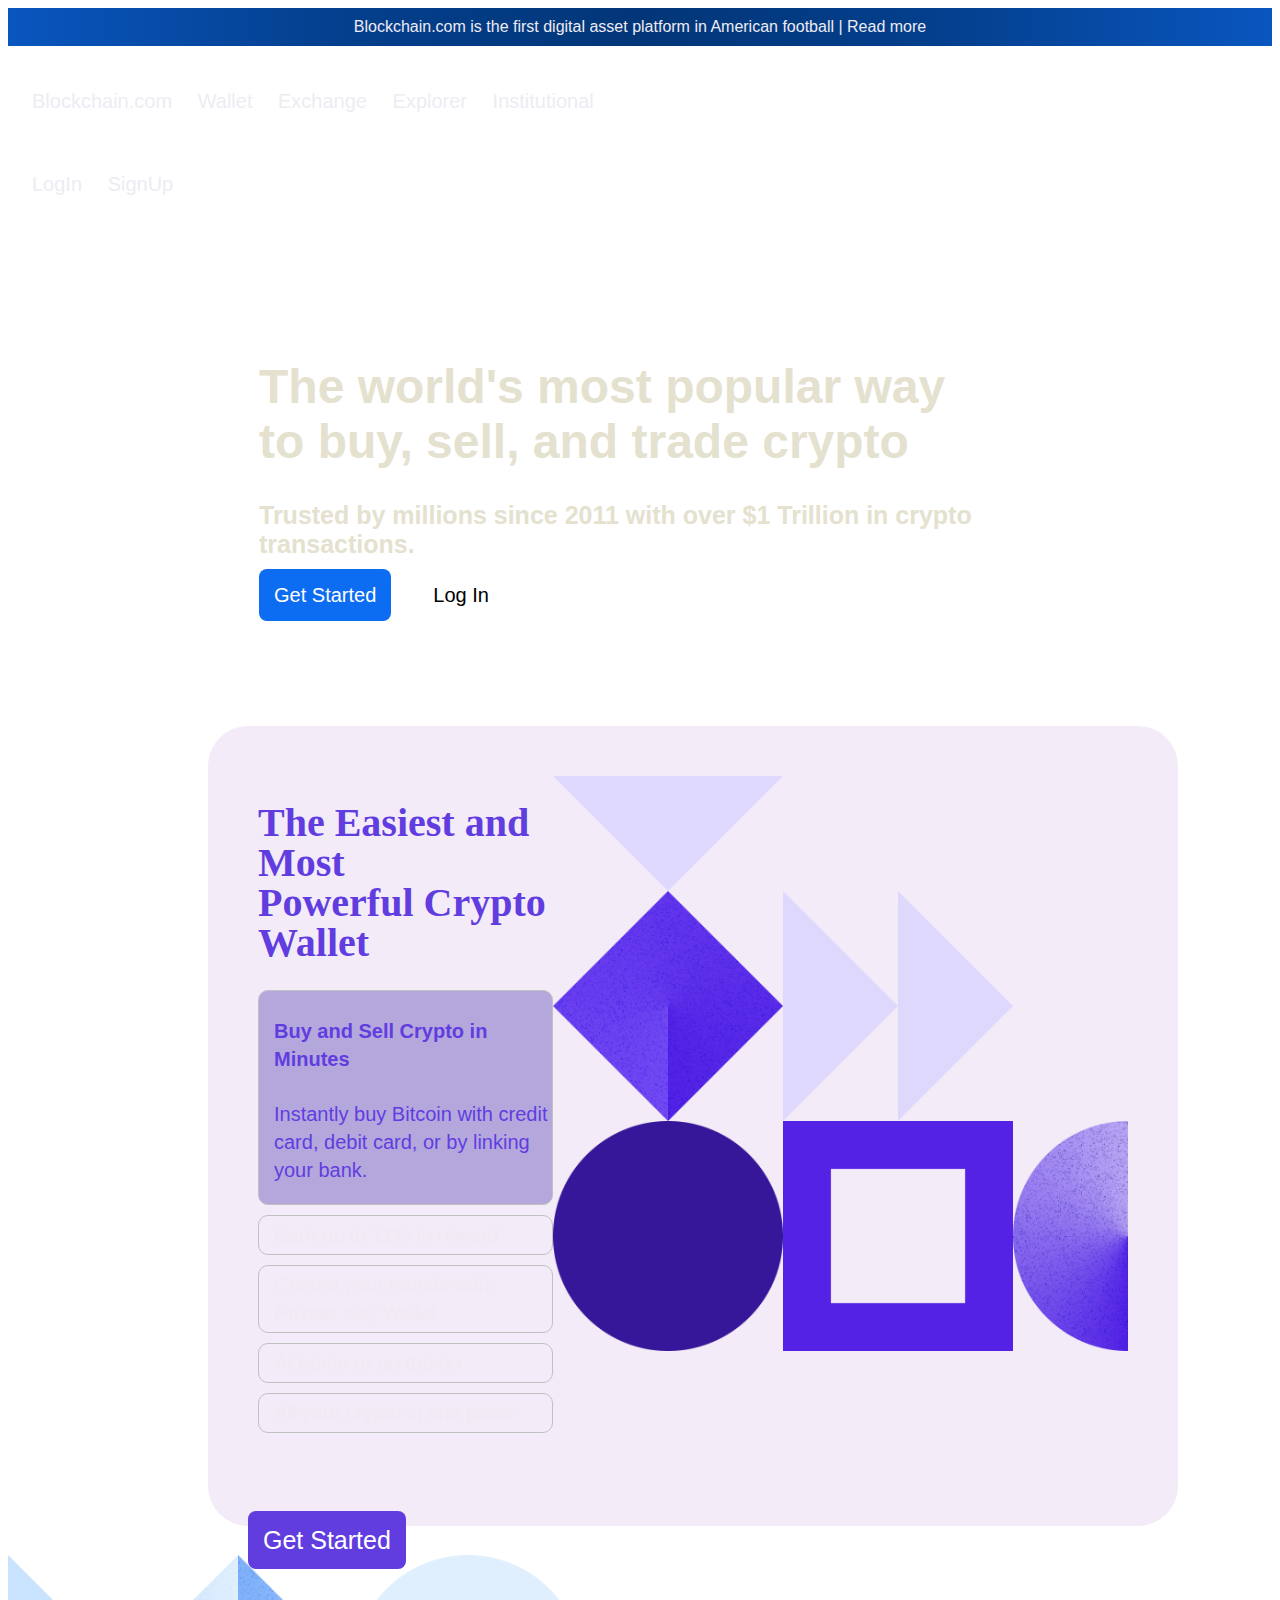
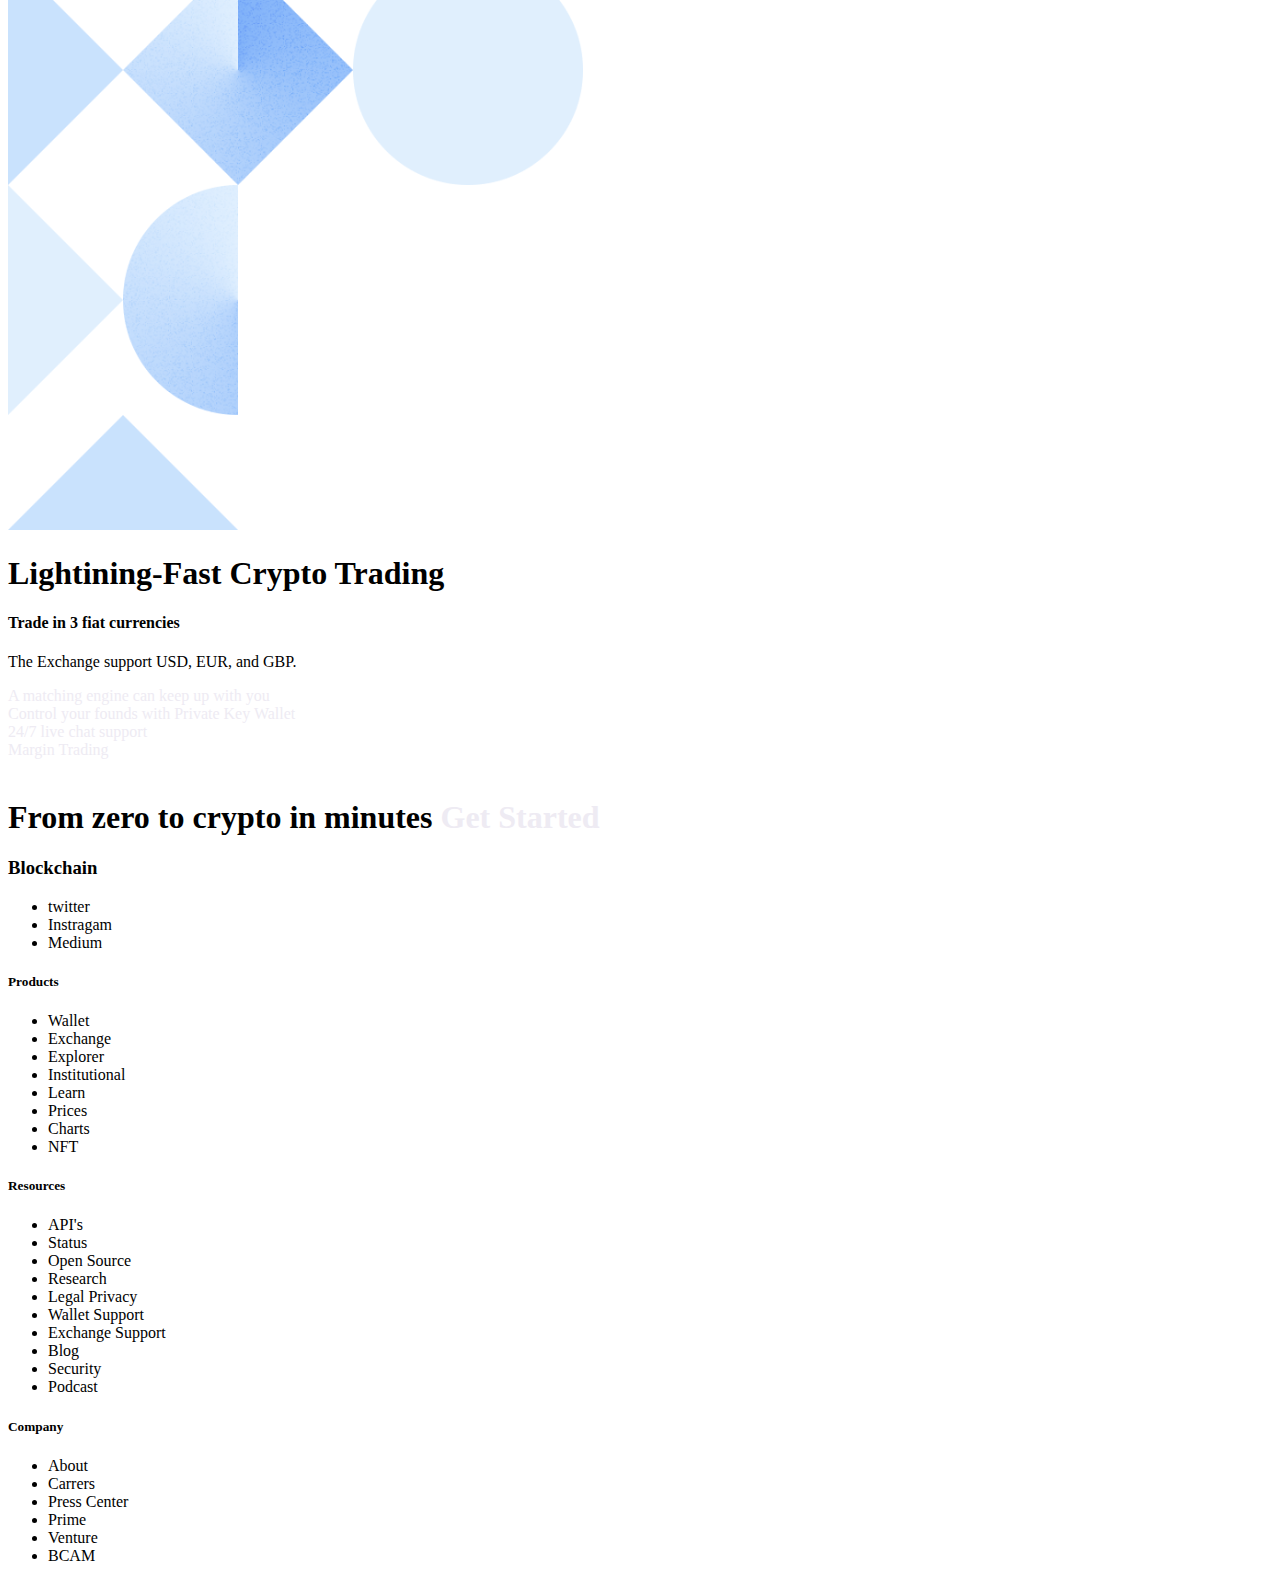
<file: index.html>
<!DOCTYPE html>
<html>
<head>
	<title>Blockchain.com | Buy Bitcoin, Ethereum and more with trust</title>

	<link rel="stylesheet" type="text/css" href="design.css">
</head>

<body>

	<div class="TopTag">
			<a href="#">Blockchain.com is the first digital asset platform in American football | Read more</a>
	</div>

	<!--Containre 1 starts here-->	
	
	<div class="Container1">

		<div class="LoginTag">

		    <ul>
		    	<li><a href="file:///C:/Users/sriva/OneDrive/Desktop/CloneBlockChain/Blockchain.html" >Blockchain.com</a></li>
		    	<li><a href="#">Wallet</a></li>
				<li><a href="#">Exchange</a></li>
				<li><a href="#">Explorer</a></li>
				<li><a href="#">Institutional</a></li>
			</ul>
			<ul>	
				<li><a href="#" class="button2">LogIn</a>
				</li>
				<li>
					<a href="#" class="button6">SignUp</a>	
				</li>
		    </ul>

		</div>

<!--	<div class="block">

			<div class="button2">	
				<a href="#" class="button2">Log In</a>
			</div>	

			<div class="button3">
				<a href="#" class="button6">Sign Up</a>
			</div>
		</div>
	-->
		<br>
		<br>	

		<div class="box-1">
			<h1>The world's most popular way<br> to buy, sell, and trade crypto</h1>

			<h3>Trusted by millions since 2011 with over $1 Trillion in crypto  <br> transactions.</h3>
			<a href="#"  class="button4">Get Started</a>      <!--Get Started Button-->
			<a href="https://www.youtube.com/watch?v=kgx4WGK0oNU"  class="button5">Log In</a>
		</div>

	</div>
	
	<!-- Container1 ends here -->

	<!--Container2 starts here-->
		<div class="Container2">
			<div class="C2-box1">
				
				<h1>The Easiest and Most<br>Powerful Crypto Wallet</h1>		
				
				<div class="points1">	
					<h4>Buy and Sell Crypto in Minutes</h4>
					<p>Instantly buy Bitcoin with credit card, debit card, or by linking your bank.</p>
				</div>

				<div class="points">	
					<a href="#">Earn up to 11% in reward </a>	
				</div>
				
				<div class="points">	
					<a href="#">Control your founds with Private Key Wallet</a>	
				</div>
				
				<div class="points">	
					<a href="#">At home or on the go</a>	
				</div>
				
				<div class="points">	
					<a href="#">All your crypto in one place</a>	
				</div>

								
			</div>

			<div class="C2-box2">

				<img src="images/box2.png" width="575px" height="575px">
				
			</div>


		</div>

		<div class="GetStarted">
			<a href="#"  class="button1">Get Started</a>
		</div>
	<!--Container2 ends here-->


	<div class="Container3">

		<div class="C3-box1">
			<img src="images/box3.png" width="575px" height="575px">
		</div>

		<div class="C3-box2">
			
			<h1>Lightining-Fast Crypto Trading</h1>		
			
			<div class="P1">	
				<h4>Trade in 3 fiat currencies</h4>
				<p>The Exchange support USD, EUR, and GBP.</p>
			</div>

			<div class="p">	
				<a href="#">A matching engine can keep up with you</a>	
			</div>
			
			<div class="p">	
				<a href="#">Control your founds with Private Key Wallet</a>	
			</div>
			
			<div class="p">	
				<a href="#">24/7 live chat support</a>	
			</div>
			
			<div class="p">	
				<a href="#">Margin Trading</a>	
			</div>

							
		</div>

	</div>
	<br>

	<div class="Container4">
		<div class="T1">
			<h1>From zero to crypto in minutes  <a href="#" class="button8">Get Started</a></h1>
		</div>
		
	</div>

	<div class="Container5">
		<div class="end1">
			<h3>Blockchain</h3>
			<ul>
				<li>twitter</li>
				<li>Instragam</li>
				<li>Medium</li>
			</ul>
		</div>

		<div class="end2">
			<h5>Products</h5>
			<ul>
				<li>Wallet</li>
				<li>Exchange</li>
				<li>Explorer</li>
				<li>Institutional</li>
				<li>Learn</li>
				<li>Prices</li>
				<li>Charts</li>
				<li>NFT</li>
			</ul>
			
		</div>


		<div class="end3">
			<h5>Resources</h5>
			<ul>
				<li>API's</li>
				<li>Status</li>
				<li>Open Source</li>
				<li>Research</li>
				<li>Legal Privacy</li>
				<li>Wallet Support</li>
				<li>Exchange Support</li>
				<li>Blog</li>
				<li>Security</li>
				<li>Podcast</li>
			</ul>	
		</div>

		<div class="end4">
			<h5>Company</h5>
			<ul>
				<li>About</li>
				<li>Carrers</li>
				<li>Press Center</li>
				<li>Prime</li>
				<li>Venture</li>
				<li>BCAM</li>
			</ul>
		</div>

	</div>

</body>
</html>
</file>
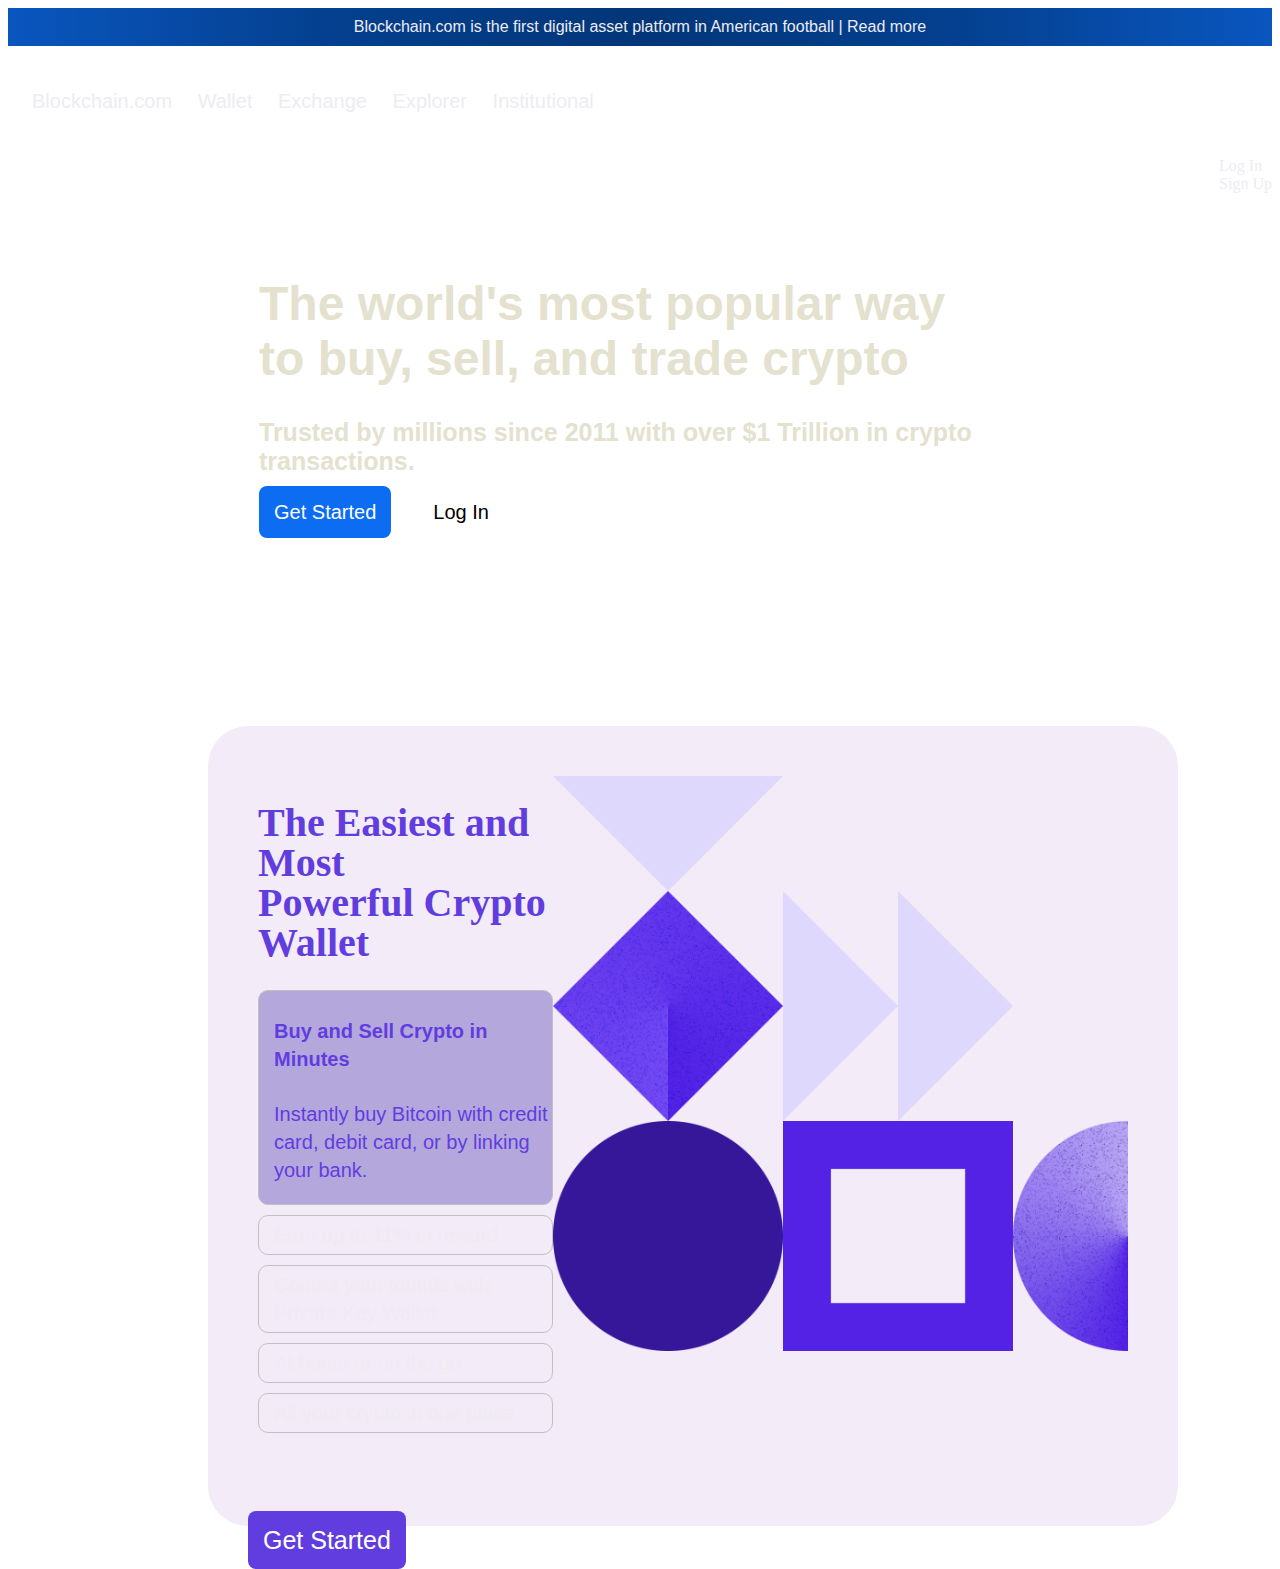
<file: Blockchain.html>
<!DOCTYPE html>
<html>
<head>
	<title>Blockchain.com | Buy Bitcoin, Ethereum and more with trust</title>

	<link rel="stylesheet" type="text/css" href="design.css">
</head>

<body>

	<div class="TopTag">
			<a href="#">Blockchain.com is the first digital asset platform in American football | Read more</a>
	</div>

	<!--Containre 1 starts here-->	
	
	<div class="Container1">

		<div class="LoginTag">

		    <ul>
		    	<li><a href="file:///C:/Users/sriva/OneDrive/Desktop/CloneBlockChain/Blockchain.html" >Blockchain.com</a></li>
		    	<li><a href="#">Wallet</a></li>
				<li><a href="#">Exchange</a></li>
				<li><a href="#">Explorer</a></li>
				<li><a href="#">Institutional</a></li>

		    </ul>

		</div>


		<div class="block">

			<div class="button2">	
				<a href="#" class="button2">Log In</a>
			</div>	

			<div class="button3">
				<a href="#" class="button6">Sign Up</a>
			</div>
		</div>

		<br>
		<br>	

		<div class="box-1">
			<h1>The world's most popular way<br> to buy, sell, and trade crypto</h1>

			<h3>Trusted by millions since 2011 with over $1 Trillion in crypto  <br> transactions.</h3>
			<a href="#"  class="button4">Get Started</a>      <!--Get Started Button-->
			<a href="#"  class="button5">Log In</a>
		</div>

	</div>
	
	<!-- Container1 ends here -->

	<!--Container2 starts here-->
		<div class="Container2">
			<div class="C2-box1">
				
				<h1>The Easiest and Most<br>Powerful Crypto Wallet</h1>		
				
				<div class="points1">	
					<h4>Buy and Sell Crypto in Minutes</h4>
					<p>Instantly buy Bitcoin with credit card, debit card, or by linking your bank.</p>
				</div>

				<div class="points">	
					<a href="#">Earn up to 11% in reward </a>	
				</div>
				
				<div class="points">	
					<a href="#">Control your founds with Private Key Wallet</a>	
				</div>
				
				<div class="points">	
					<a href="#">At home or on the go</a>	
				</div>
				
				<div class="points">	
					<a href="#">All your crypto in one place</a>	
				</div>

								
			</div>

			<div class="C2-box2">

				<img src="images/box2.png" width="575px" height="575px">
				
			</div>


		</div>

		<div class="GetStarted">
			<a href="#"  class="button1">Get Started</a>
		</div>
	<!--Container2 ends here-->

</body>
</html>
</file>
<file: design.css>
body{
	color: black;
	background: white;
}

a{
	text-decoration: none;
	color:rgb(238, 235, 243);
}

.Container1{
	color: rgb(228, 225, 207);
	background-size: cover;
	width: 100%;
	height: 650px;
	margin: auto;
	background-image: url(file:///C:/Users/sriva/OneDrive/Desktop/CloneBlockChain/images/home-hero-gradient.svg);

}


.Container2{
	font-size: 1.25rem;
    line-height: 1.75rem;
	color: rgb(97, 61, 224);
	display: flex;
	background-color: #f3ebf7;
	margin-right: 50vw;
	align-items: flex-start;
	justify-content: center;
	border-radius: 40px;	
	margin-left: 200px;
	height: 700px;
	width: 68vw;
	padding: 50px;
	margin-top: 30px;

}


                                                    /*   @Code Container2 Start*/

.C2-box1{
	      	
}

/* .C2-box2{
	margin-left: 30px;

} */

.C2-box1 div{
	border: 0.25px rgb(192, 194, 194) solid;
	border-radius: 10px;
	margin-bottom:10px;
	font-style: normal;
	font-family: sans-serif;

}

.points1{
	font-size:20px;
	padding-top: 0;
	padding-bottom:0;
	padding-left: 15px;
	background-color: rgb(180, 167, 220);

}

.points{
	font-family:sans-serif;
	font-size:20px ;
	padding-top: 5px;
	padding-bottom: 5px;
	padding-left: 15px;
}

.points :visited{
	color:rgb(97, 61, 224)
}

.C2-box1 h1{
	font-size: 40px;
    line-height: 40px;

}

.C2-box1 h4{
	font-size: 20px;
}


.button1{
	color:white;
	background-color:rgb(97, 61, 224);
	border:1px transparent white;
	font-size: 25px;
	border-radius: 8px;
	padding:15px;
	font-family: Arial, Helvetica, sans-serif;
    margin-left:15rem;
	

}




                                                    /*  Container2 ends */


													/* Container1 Code Start */
.button4{
	color:white;
	background-color:rgb(12, 108, 242);;
	border:1px transparent white;
	font-size: 20px;
	border-radius: 8px;
	padding:15px;
	font-family: Arial, Helvetica, sans-serif;
	margin-right: 20px;
	margin-top: 200px;

}

.button5{
	color:black;
	background-color:white;
	border:1px transparent white;
	font-size: 20px;
	border-radius: 8px;
	padding: 15px 18px;
	font-family: Arial, Helvetica, sans-serif;
}

.TopTag{

	font-family: Inter, -apple-system,
	BlinkMacSystemFont, "Segoe UI",
	Roboto, Oxygen, Ubuntu, Cantarell, "Open Sans", "Helvetica Neue", sans-serif;
	
	color: white;
	text-align: center;
	
	background-image: linear-gradient(to right, rgb(9, 86, 191),
	 rgb(4, 64, 143), rgb(2, 54, 120), 
	 rgb(4, 64, 143), rgb(9, 86, 191));
	
	padding: 10px 4px;
	margin: 0px;
	border: 10px;

}

.block{
	float: right;
	box-sizing: border-box ;
	left-padding: 10px;

}


.LoginTag{
	font-family: sans-serif ;
	color: rgb(204, 210, 222);
	padding: 0.25rem;
	border-radius: 0.25rem;
	position:  relative;
	width: 100%;

	font-size: 20px;
}

.LoginTag ul{
	padding: 20px;
	word-spacing: 20px;


}

.LoginTag li{
	 display: inline;
}

.box-1{

	text-align: left;
	border:1px transparent solid;
	margin-left: 150px;
	margin-right: 200px;
	margin-top: 50px;
	padding-top: 0px;
	padding-right: 0px;  
	padding-left: 100px;
	

}

.box-1 h1{
	font-family: sans-serif;
	font-size: 48px;
	font-style: normal;
}

.box-1 h3{
	font-size: 25px;
	font-family: sans-serif;

}

													/* Container1 end */
</file>
